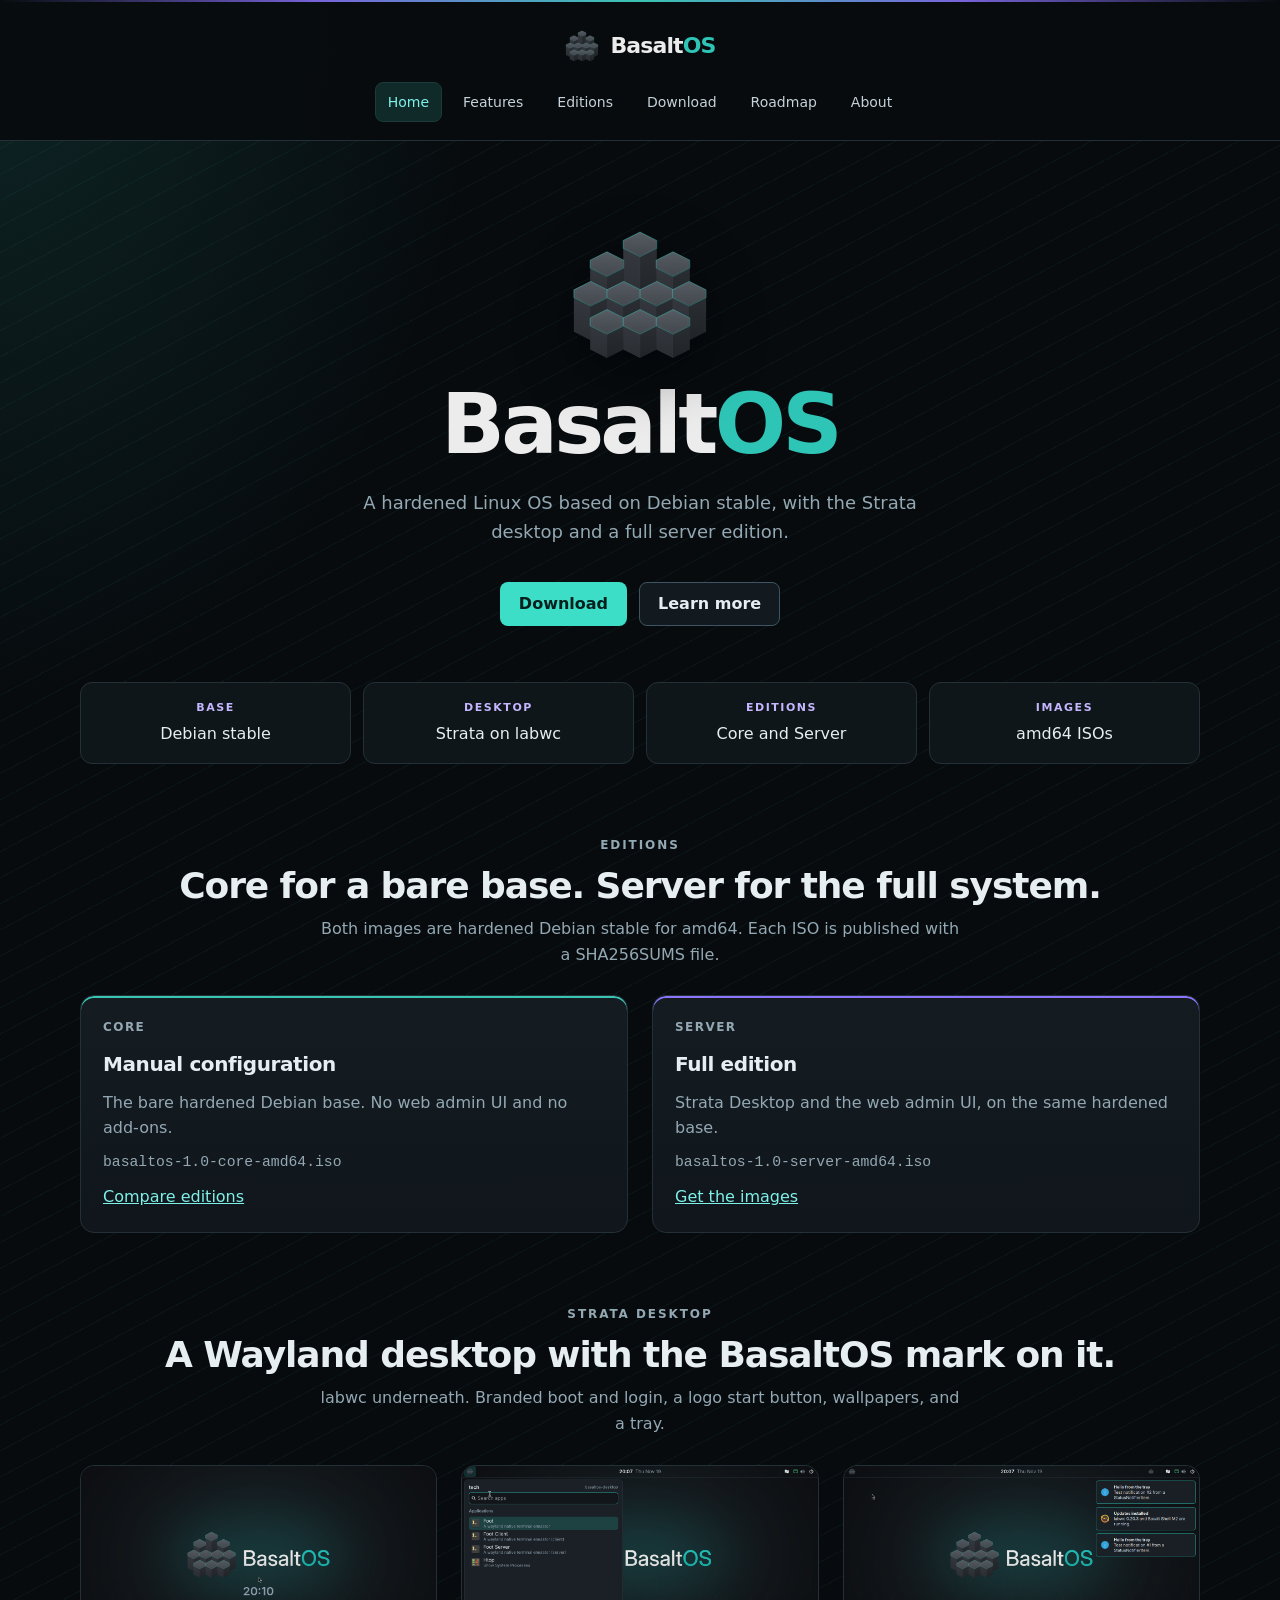
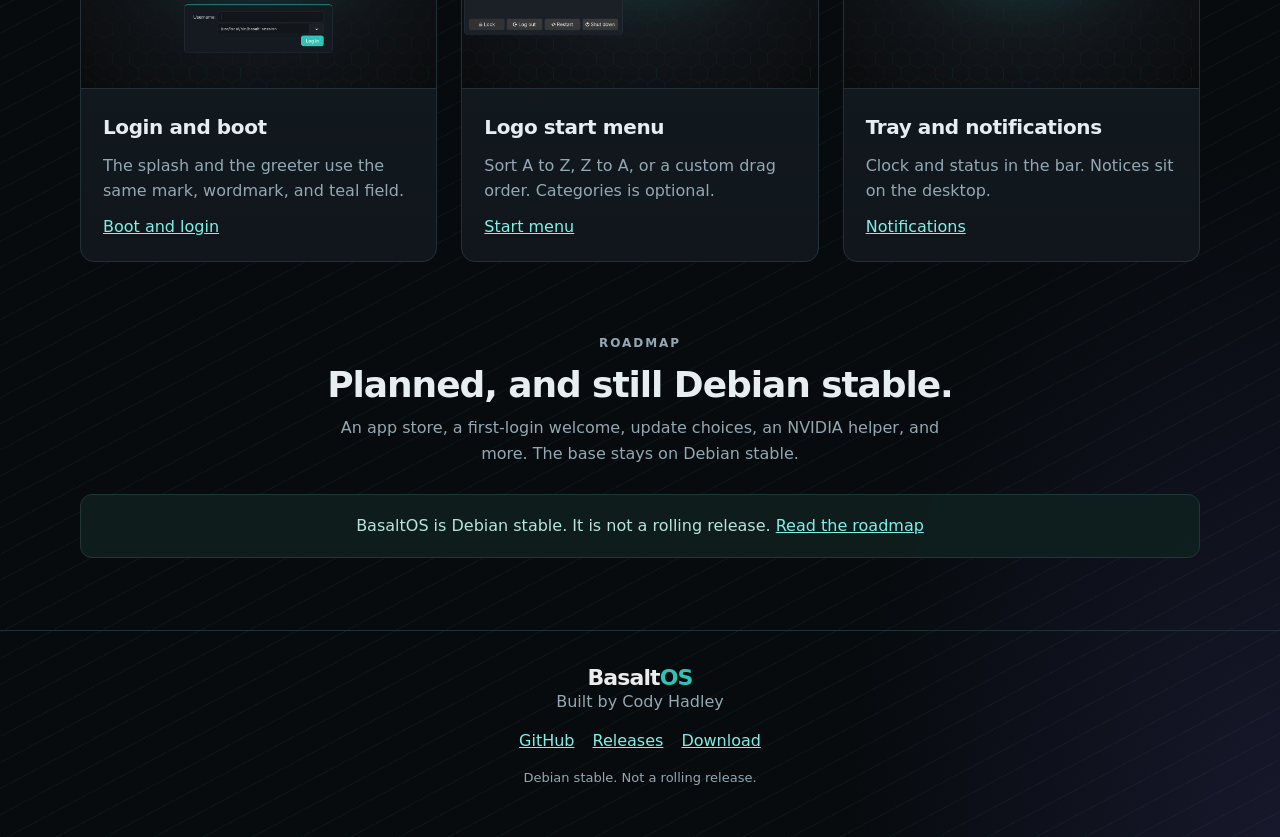
<file: index.html>
<!DOCTYPE html>
<html lang="en">
<head>
  <meta charset="utf-8">
  <meta name="viewport" content="width=device-width, initial-scale=1">
  <meta name="description" content="BasaltOS is a hardened Linux OS based on Debian stable, with Strata Desktop and Core and Server editions.">
  <meta name="theme-color" content="#070b0e">
  <title>BasaltOS</title>
  <link rel="icon" href="assets/basaltos-icon.svg" type="image/svg+xml">
  <link rel="stylesheet" href="css/style.css">
</head>
<body>
  <a class="skip" href="#content">Skip to content</a>
  <header class="site-header">
    <a class="brand" href="index.html">
      <img src="assets/basaltos-icon.svg" width="36" height="36" alt="">
      <span class="wordmark"><span class="w-basalt">Basalt</span><span class="w-os">OS</span></span>
    </a>
    <nav aria-label="Primary">
      <ul>
        <li><a href="index.html" aria-current="page">Home</a></li>
        <li><a href="features.html">Features</a></li>
        <li><a href="editions.html">Editions</a></li>
        <li><a href="download.html">Download</a></li>
        <li><a href="roadmap.html">Roadmap</a></li>
        <li><a href="about.html">About</a></li>
      </ul>
    </nav>
  </header>
  <main id="content">
    <div class="wrap">
      <section class="hero home-hero">
        <img class="hero-mark" src="assets/basaltos-icon.svg" width="148" height="148" alt="">
        <h1><span class="w-basalt">Basalt</span><span class="w-os">OS</span></h1>
        <p class="lede">A hardened Linux OS based on Debian stable, with the Strata desktop and a full server edition.</p>
        <div class="actions">
          <a class="button button-primary" href="download.html">Download</a>
          <a class="button button-quiet" href="features.html">Learn more</a>
        </div>
      </section>

      <ul class="facts">
        <li><span>Base</span> Debian stable</li>
        <li><span>Desktop</span> Strata on labwc</li>
        <li><span>Editions</span> Core and Server</li>
        <li><span>Images</span> amd64 ISOs</li>
      </ul>

      <section class="section" aria-labelledby="editions-title">
        <div class="section-head">
          <p class="eyebrow">Editions</p>
          <h2 id="editions-title">Core for a bare base. Server for the full system.</h2>
          <p>Both images are hardened Debian stable for amd64. Each ISO is published with a SHA256SUMS file.</p>
        </div>
        <div class="grid-2">
          <article class="card card-core">
            <div class="card-body">
              <p class="kicker">Core</p>
              <h3>Manual configuration</h3>
              <p>The bare hardened Debian base. No web admin UI and no add-ons.</p>
              <p class="iso">basaltos-1.0-core-amd64.iso</p>
              <p><a href="editions.html">Compare editions</a></p>
            </div>
          </article>
          <article class="card card-server">
            <div class="card-body">
              <p class="kicker">Server</p>
              <h3>Full edition</h3>
              <p>Strata Desktop and the web admin UI, on the same hardened base.</p>
              <p class="iso">basaltos-1.0-server-amd64.iso</p>
              <p><a href="download.html">Get the images</a></p>
            </div>
          </article>
        </div>
      </section>

      <section class="section" aria-labelledby="strata-title">
        <div class="section-head">
          <p class="eyebrow">Strata Desktop</p>
          <h2 id="strata-title">A Wayland desktop with the BasaltOS mark on it.</h2>
          <p>labwc underneath. Branded boot and login, a logo start button, wallpapers, and a tray.</p>
        </div>
        <div class="mosaic">
          <article class="card">
            <img class="shot" src="assets/basaltos-login-screen.png" alt="BasaltOS login screen on the teal hex wallpaper, with the cube mark, the time, a username field, a session menu, and a teal Log in button.">
            <div class="card-body">
              <h3>Login and boot</h3>
              <p>The splash and the greeter use the same mark, wordmark, and teal field.</p>
              <p><a href="features.html#boot">Boot and login</a></p>
            </div>
          </article>
          <article class="card">
            <img class="shot" src="assets/basaltos-logo-start-button.png" alt="Strata start menu open from the BasaltOS logo button, with app search, an application list, and Lock, Log out, Restart, and Shut down.">
            <div class="card-body">
              <h3>Logo start menu</h3>
              <p>Sort A to Z, Z to A, or a custom drag order. Categories is optional.</p>
              <p><a href="features.html#menu">Start menu</a></p>
            </div>
          </article>
          <article class="card">
            <img class="shot" src="assets/basaltos-desktop-m2.png" alt="Strata Desktop with the BasaltOS wallpaper, a top bar, and notification cards along the right edge, including an updates notice.">
            <div class="card-body">
              <h3>Tray and notifications</h3>
              <p>Clock and status in the bar. Notices sit on the desktop.</p>
              <p><a href="features.html#tray">Notifications</a></p>
            </div>
          </article>
        </div>
      </section>

      <section class="section" aria-labelledby="next-title">
        <div class="section-head">
          <p class="eyebrow">Roadmap</p>
          <h2 id="next-title">Planned, and still Debian stable.</h2>
          <p>An app store, a first-login welcome, update choices, an NVIDIA helper, and more. The base stays on Debian stable.</p>
        </div>
        <p class="callout">BasaltOS is Debian stable. It is not a rolling release. <a href="roadmap.html">Read the roadmap</a></p>
      </section>
    </div>
  </main>
  <footer class="site-footer">
    <div class="wrap">
      <p class="wordmark"><span class="w-basalt">Basalt</span><span class="w-os">OS</span></p>
      <p>Built by Cody Hadley</p>
      <ul class="footer-links">
        <li><a href="https://github.com/codeman86">GitHub</a></li>
        <li><a href="https://github.com/codeman86/basaltos-site/releases">Releases</a></li>
        <li><a href="download.html">Download</a></li>
      </ul>
      <p class="fine">Debian stable. Not a rolling release.</p>
    </div>
  </footer>
</body>
</html>
</file>
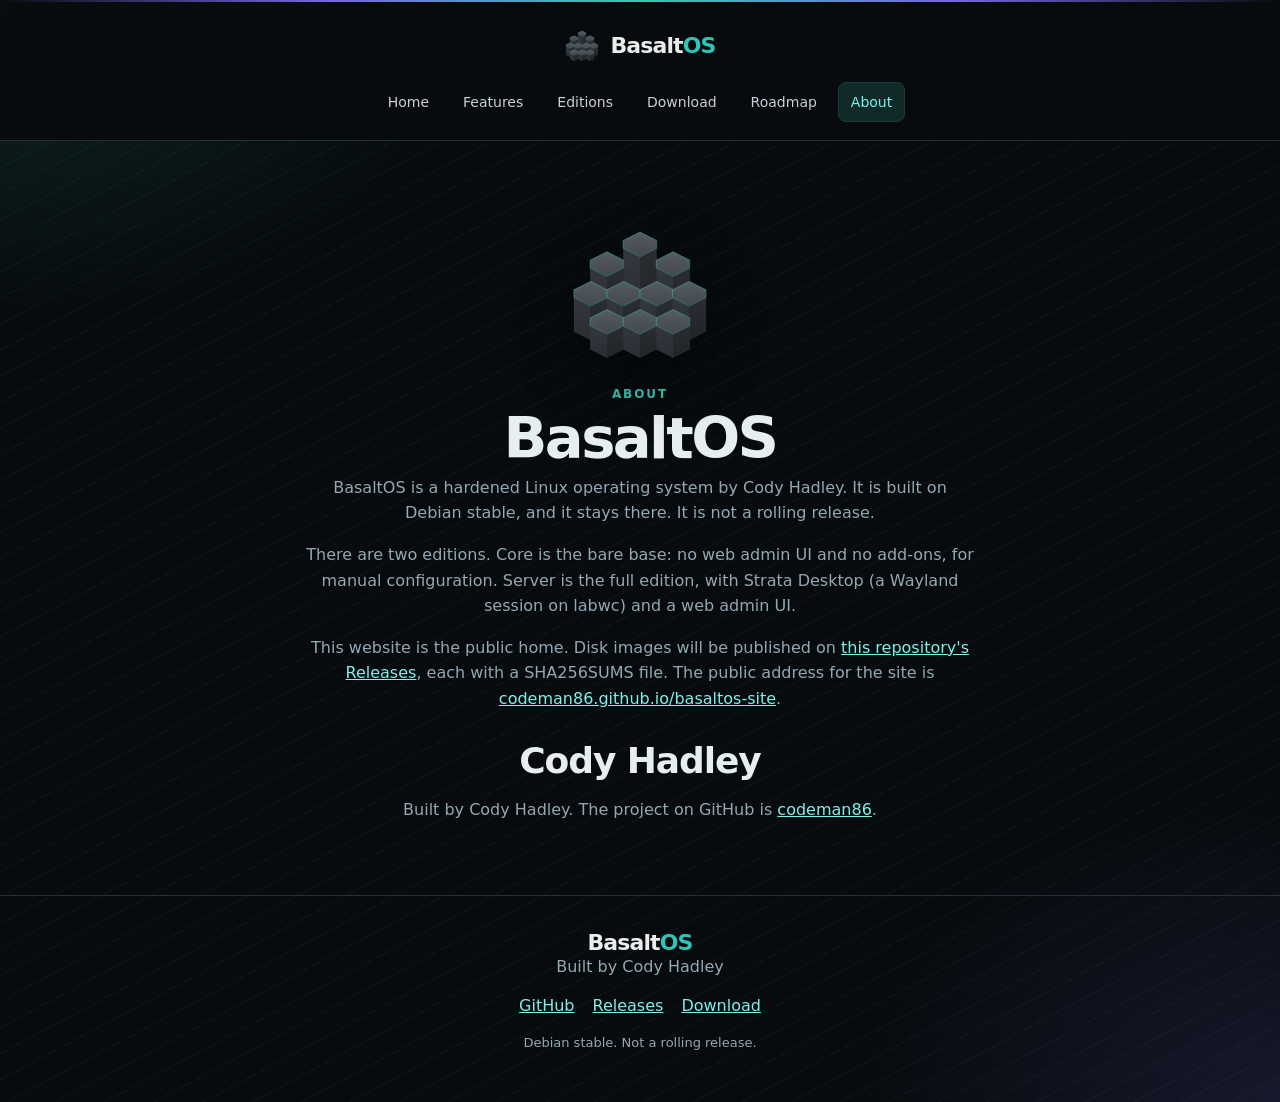
<file: about.html>
<!DOCTYPE html>
<html lang="en">
<head>
  <meta charset="utf-8">
  <meta name="viewport" content="width=device-width, initial-scale=1">
  <meta name="description" content="BasaltOS is a hardened Debian-stable Linux OS by Cody Hadley. This site is the public home for the project.">
  <meta name="theme-color" content="#070b0e">
  <title>About · BasaltOS</title>
  <link rel="icon" href="assets/basaltos-icon.svg" type="image/svg+xml">
  <link rel="stylesheet" href="css/style.css">
</head>
<body>
  <a class="skip" href="#content">Skip to content</a>
  <header class="site-header">
    <a class="brand" href="index.html">
      <img src="assets/basaltos-icon.svg" width="36" height="36" alt="">
      <span class="wordmark"><span class="w-basalt">Basalt</span><span class="w-os">OS</span></span>
    </a>
    <nav aria-label="Primary">
      <ul>
        <li><a href="index.html">Home</a></li>
        <li><a href="features.html">Features</a></li>
        <li><a href="editions.html">Editions</a></li>
        <li><a href="download.html">Download</a></li>
        <li><a href="roadmap.html">Roadmap</a></li>
        <li><a href="about.html" aria-current="page">About</a></li>
      </ul>
    </nav>
  </header>
  <main id="content">
    <div class="wrap">
      <section class="hero">
        <img class="hero-mark" src="assets/basaltos-icon.svg" width="120" height="120" alt="">
        <p class="eyebrow">About</p>
        <h1>BasaltOS</h1>
      </section>
      <div class="measure">
        <p>BasaltOS is a hardened Linux operating system by Cody Hadley. It is built on Debian stable, and it stays there. It is not a rolling release.</p>
        <p>There are two editions. Core is the bare base: no web admin UI and no add-ons, for manual configuration. Server is the full edition, with Strata Desktop (a Wayland session on labwc) and a web admin UI.</p>
        <p>This website is the public home. Disk images will be published on <a href="https://github.com/codeman86/basaltos-site/releases">this repository's Releases</a>, each with a SHA256SUMS file. The public address for the site is <a href="https://codeman86.github.io/basaltos-site/">codeman86.github.io/basaltos-site</a>.</p>
        <h2>Cody Hadley</h2>
        <p>Built by Cody Hadley. The project on GitHub is <a href="https://github.com/codeman86">codeman86</a>.</p>
      </div>
    </div>
  </main>
  <footer class="site-footer">
    <div class="wrap">
      <p class="wordmark"><span class="w-basalt">Basalt</span><span class="w-os">OS</span></p>
      <p>Built by Cody Hadley</p>
      <ul class="footer-links">
        <li><a href="https://github.com/codeman86">GitHub</a></li>
        <li><a href="https://github.com/codeman86/basaltos-site/releases">Releases</a></li>
        <li><a href="download.html">Download</a></li>
      </ul>
      <p class="fine">Debian stable. Not a rolling release.</p>
    </div>
  </footer>
</body>
</html>
</file>
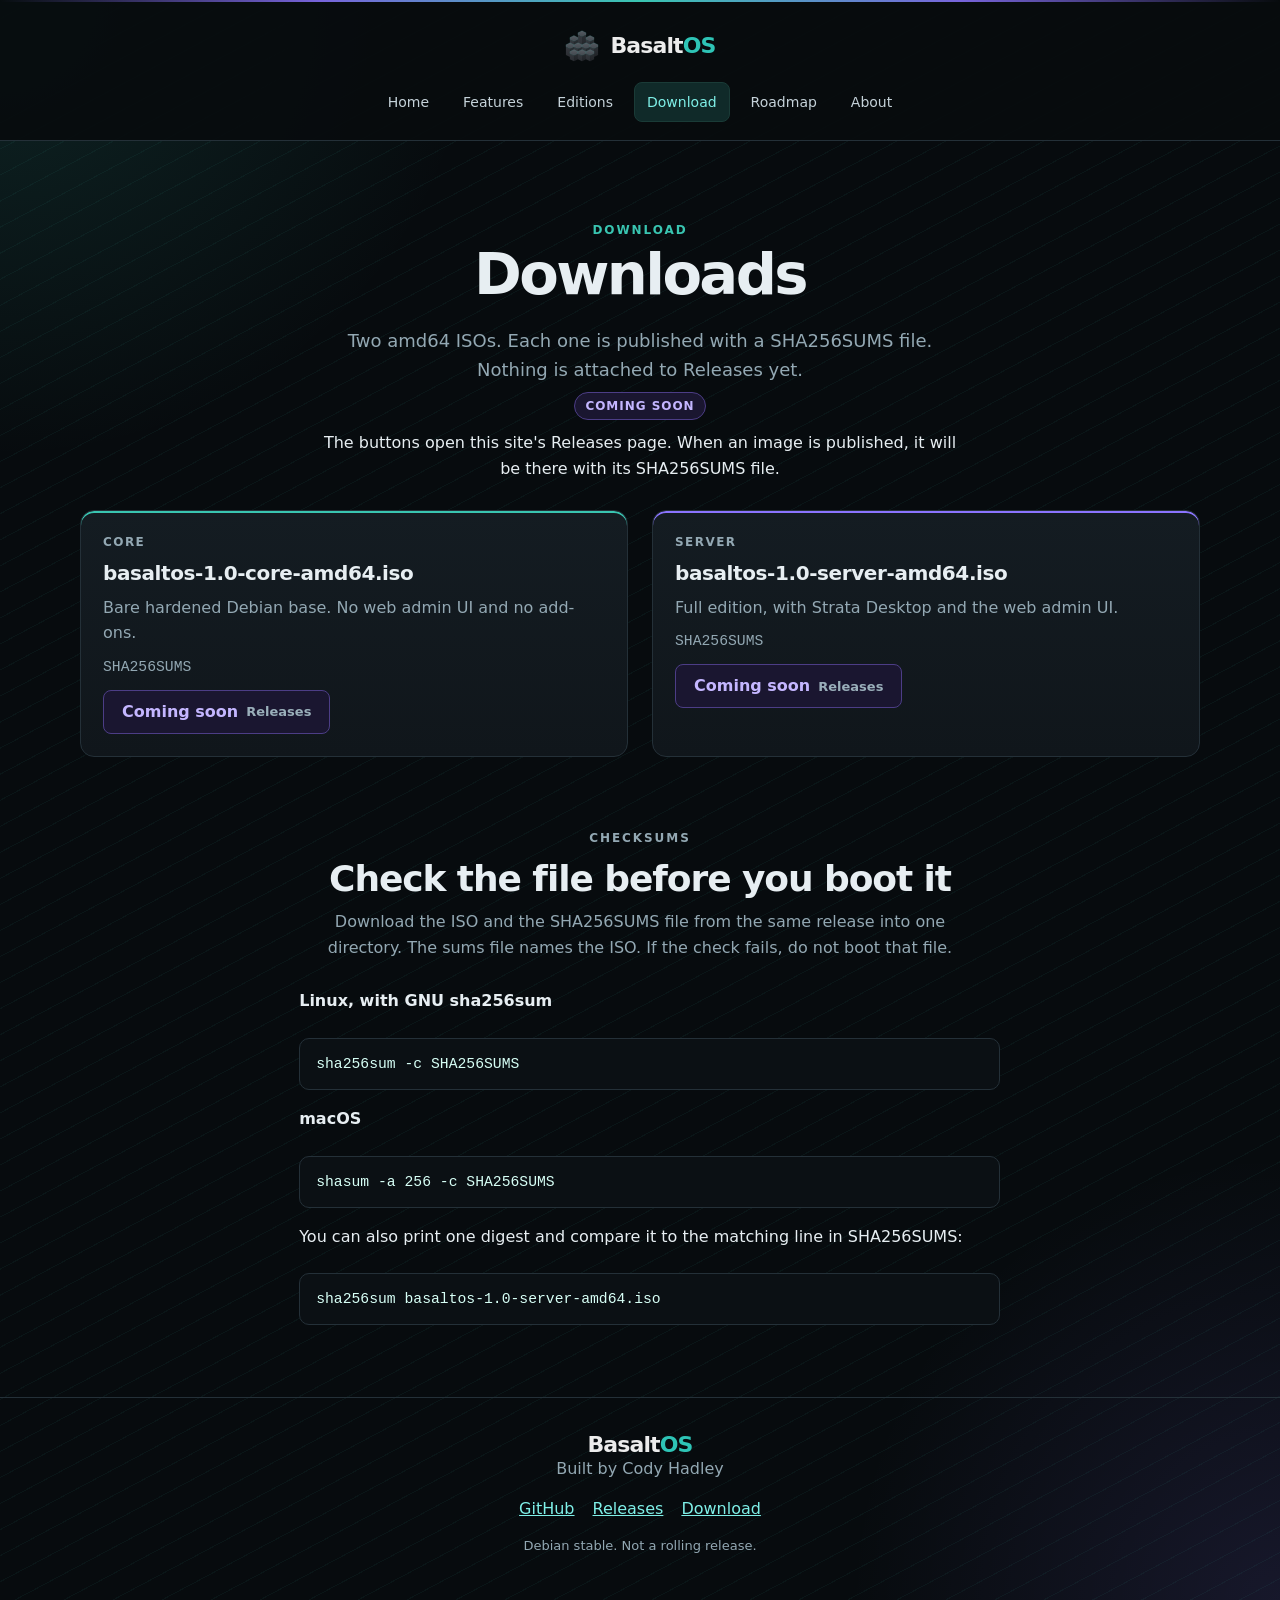
<file: download.html>
<!DOCTYPE html>
<html lang="en">
<head>
  <meta charset="utf-8">
  <meta name="viewport" content="width=device-width, initial-scale=1">
  <meta name="description" content="Download BasaltOS 1.0 Core and Server amd64 ISOs. Images and SHA256SUMS files will be published on this site's GitHub Releases.">
  <meta name="theme-color" content="#070b0e">
  <title>Download · BasaltOS</title>
  <link rel="icon" href="assets/basaltos-icon.svg" type="image/svg+xml">
  <link rel="stylesheet" href="css/style.css">
</head>
<body>
  <a class="skip" href="#content">Skip to content</a>
  <header class="site-header">
    <a class="brand" href="index.html">
      <img src="assets/basaltos-icon.svg" width="36" height="36" alt="">
      <span class="wordmark"><span class="w-basalt">Basalt</span><span class="w-os">OS</span></span>
    </a>
    <nav aria-label="Primary">
      <ul>
        <li><a href="index.html">Home</a></li>
        <li><a href="features.html">Features</a></li>
        <li><a href="editions.html">Editions</a></li>
        <li><a href="download.html" aria-current="page">Download</a></li>
        <li><a href="roadmap.html">Roadmap</a></li>
        <li><a href="about.html">About</a></li>
      </ul>
    </nav>
  </header>
  <main id="content">
    <div class="wrap">
      <section class="hero">
        <p class="eyebrow">Download</p>
        <h1>Downloads</h1>
        <p class="lede">Two amd64 ISOs. Each one is published with a SHA256SUMS file. Nothing is attached to Releases yet.</p>
      </section>

      <div class="status" role="status">
        <p class="badge">Coming soon</p>
        <p>The buttons open this site's Releases page. When an image is published, it will be there with its SHA256SUMS file.</p>
      </div>

      <div class="grid-2">
        <article class="card card-core" id="core">
          <div class="card-body">
            <p class="kicker">Core</p>
            <h2>basaltos-1.0-core-amd64.iso</h2>
            <p>Bare hardened Debian base. No web admin UI and no add-ons.</p>
            <p class="iso">SHA256SUMS</p>
            <p><a class="button button-soon" href="https://github.com/codeman86/basaltos-site/releases">Coming soon <span class="button-sub">Releases</span></a></p>
          </div>
        </article>
        <article class="card card-server" id="server">
          <div class="card-body">
            <p class="kicker">Server</p>
            <h2>basaltos-1.0-server-amd64.iso</h2>
            <p>Full edition, with Strata Desktop and the web admin UI.</p>
            <p class="iso">SHA256SUMS</p>
            <p><a class="button button-soon" href="https://github.com/codeman86/basaltos-site/releases">Coming soon <span class="button-sub">Releases</span></a></p>
          </div>
        </article>
      </div>

      <section class="section" aria-labelledby="check-title">
        <div class="section-head">
          <p class="eyebrow">Checksums</p>
          <h2 id="check-title">Check the file before you boot it</h2>
          <p>Download the ISO and the SHA256SUMS file from the same release into one directory. The sums file names the ISO. If the check fails, do not boot that file.</p>
        </div>
        <div class="steps">
          <p><strong>Linux, with GNU sha256sum</strong></p>
          <pre><code>sha256sum -c SHA256SUMS</code></pre>
          <p><strong>macOS</strong></p>
          <pre><code>shasum -a 256 -c SHA256SUMS</code></pre>
          <p>You can also print one digest and compare it to the matching line in SHA256SUMS:</p>
          <pre><code>sha256sum basaltos-1.0-server-amd64.iso</code></pre>
        </div>
      </section>
    </div>
  </main>
  <footer class="site-footer">
    <div class="wrap">
      <p class="wordmark"><span class="w-basalt">Basalt</span><span class="w-os">OS</span></p>
      <p>Built by Cody Hadley</p>
      <ul class="footer-links">
        <li><a href="https://github.com/codeman86">GitHub</a></li>
        <li><a href="https://github.com/codeman86/basaltos-site/releases">Releases</a></li>
        <li><a href="download.html">Download</a></li>
      </ul>
      <p class="fine">Debian stable. Not a rolling release.</p>
    </div>
  </footer>
</body>
</html>
</file>
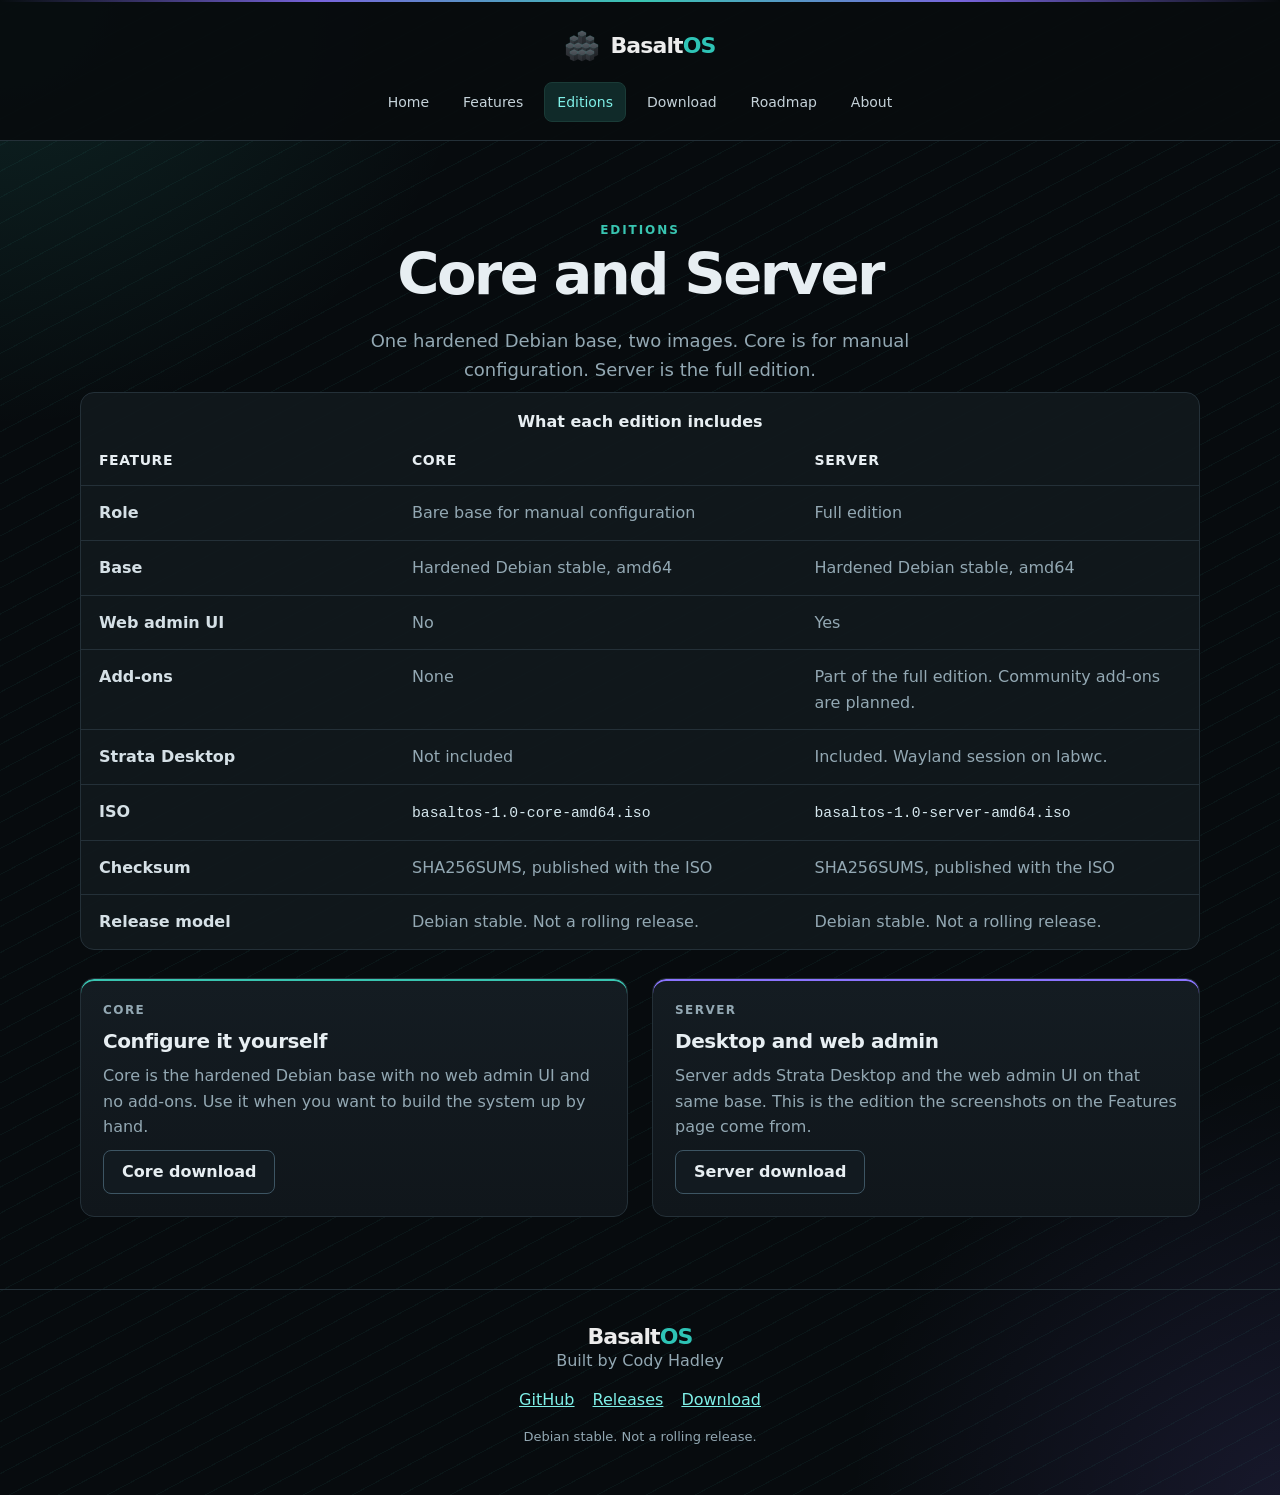
<file: editions.html>
<!DOCTYPE html>
<html lang="en">
<head>
  <meta charset="utf-8">
  <meta name="viewport" content="width=device-width, initial-scale=1">
  <meta name="description" content="BasaltOS Core is the bare hardened Debian base. BasaltOS Server is the full edition with Strata Desktop and a web admin UI.">
  <meta name="theme-color" content="#070b0e">
  <title>Editions · BasaltOS</title>
  <link rel="icon" href="assets/basaltos-icon.svg" type="image/svg+xml">
  <link rel="stylesheet" href="css/style.css">
</head>
<body>
  <a class="skip" href="#content">Skip to content</a>
  <header class="site-header">
    <a class="brand" href="index.html">
      <img src="assets/basaltos-icon.svg" width="36" height="36" alt="">
      <span class="wordmark"><span class="w-basalt">Basalt</span><span class="w-os">OS</span></span>
    </a>
    <nav aria-label="Primary">
      <ul>
        <li><a href="index.html">Home</a></li>
        <li><a href="features.html">Features</a></li>
        <li><a href="editions.html" aria-current="page">Editions</a></li>
        <li><a href="download.html">Download</a></li>
        <li><a href="roadmap.html">Roadmap</a></li>
        <li><a href="about.html">About</a></li>
      </ul>
    </nav>
  </header>
  <main id="content">
    <div class="wrap">
      <section class="hero">
        <p class="eyebrow">Editions</p>
        <h1>Core and Server</h1>
        <p class="lede">One hardened Debian base, two images. Core is for manual configuration. Server is the full edition.</p>
      </section>

      <div class="table-wrap">
        <table>
          <caption>What each edition includes</caption>
          <thead>
            <tr>
              <th scope="col">Feature</th>
              <th scope="col">Core</th>
              <th scope="col">Server</th>
            </tr>
          </thead>
          <tbody>
            <tr>
              <th scope="row">Role</th>
              <td>Bare base for manual configuration</td>
              <td>Full edition</td>
            </tr>
            <tr>
              <th scope="row">Base</th>
              <td>Hardened Debian stable, amd64</td>
              <td>Hardened Debian stable, amd64</td>
            </tr>
            <tr>
              <th scope="row">Web admin UI</th>
              <td>No</td>
              <td>Yes</td>
            </tr>
            <tr>
              <th scope="row">Add-ons</th>
              <td>None</td>
              <td>Part of the full edition. Community add-ons are planned.</td>
            </tr>
            <tr>
              <th scope="row">Strata Desktop</th>
              <td>Not included</td>
              <td>Included. Wayland session on labwc.</td>
            </tr>
            <tr>
              <th scope="row">ISO</th>
              <td><span class="iso">basaltos-1.0-core-amd64.iso</span></td>
              <td><span class="iso">basaltos-1.0-server-amd64.iso</span></td>
            </tr>
            <tr>
              <th scope="row">Checksum</th>
              <td>SHA256SUMS, published with the ISO</td>
              <td>SHA256SUMS, published with the ISO</td>
            </tr>
            <tr>
              <th scope="row">Release model</th>
              <td>Debian stable. Not a rolling release.</td>
              <td>Debian stable. Not a rolling release.</td>
            </tr>
          </tbody>
        </table>
      </div>

      <div class="grid-2 split">
        <article class="card card-core">
          <div class="card-body">
            <p class="kicker">Core</p>
            <h2>Configure it yourself</h2>
            <p>Core is the hardened Debian base with no web admin UI and no add-ons. Use it when you want to build the system up by hand.</p>
            <p><a class="button button-quiet" href="download.html">Core download</a></p>
          </div>
        </article>
        <article class="card card-server">
          <div class="card-body">
            <p class="kicker">Server</p>
            <h2>Desktop and web admin</h2>
            <p>Server adds Strata Desktop and the web admin UI on that same base. This is the edition the screenshots on the Features page come from.</p>
            <p><a class="button button-quiet" href="download.html">Server download</a></p>
          </div>
        </article>
      </div>
    </div>
  </main>
  <footer class="site-footer">
    <div class="wrap">
      <p class="wordmark"><span class="w-basalt">Basalt</span><span class="w-os">OS</span></p>
      <p>Built by Cody Hadley</p>
      <ul class="footer-links">
        <li><a href="https://github.com/codeman86">GitHub</a></li>
        <li><a href="https://github.com/codeman86/basaltos-site/releases">Releases</a></li>
        <li><a href="download.html">Download</a></li>
      </ul>
      <p class="fine">Debian stable. Not a rolling release.</p>
    </div>
  </footer>
</body>
</html>
</file>
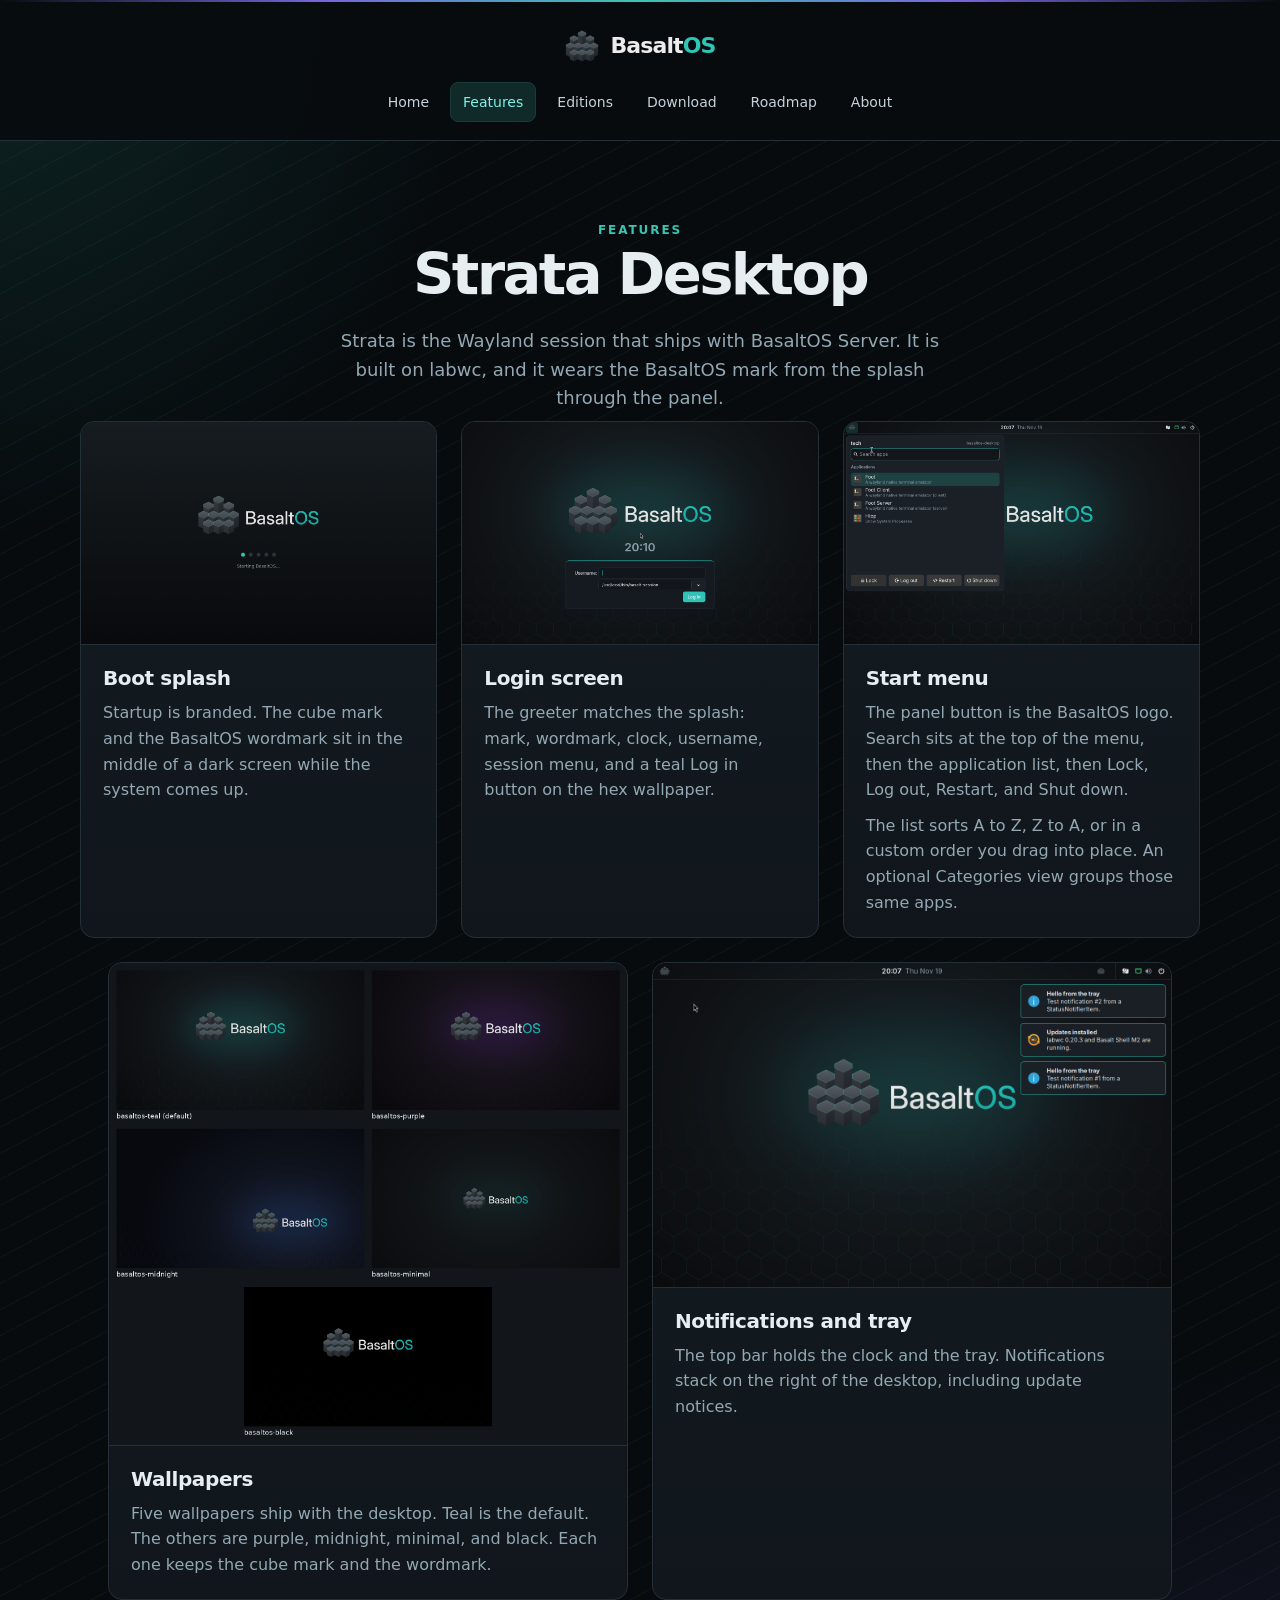
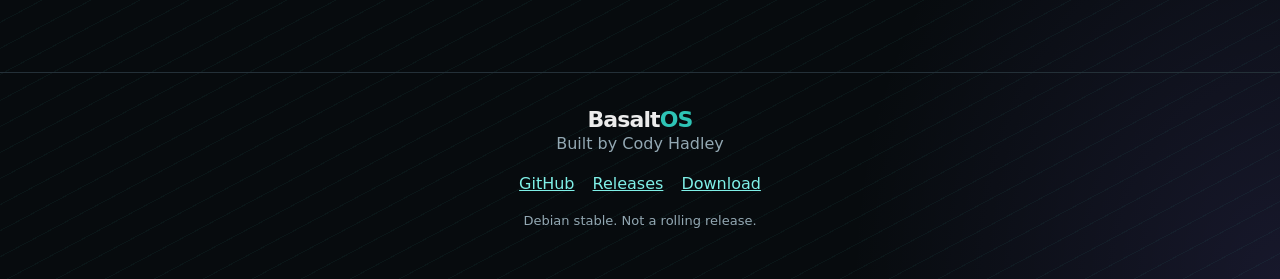
<file: features.html>
<!DOCTYPE html>
<html lang="en">
<head>
  <meta charset="utf-8">
  <meta name="viewport" content="width=device-width, initial-scale=1">
  <meta name="description" content="Strata Desktop on BasaltOS: branded boot and login, the logo start menu, sorting, Categories, wallpapers, and the tray.">
  <meta name="theme-color" content="#070b0e">
  <title>Features · BasaltOS</title>
  <link rel="icon" href="assets/basaltos-icon.svg" type="image/svg+xml">
  <link rel="stylesheet" href="css/style.css">
</head>
<body>
  <a class="skip" href="#content">Skip to content</a>
  <header class="site-header">
    <a class="brand" href="index.html">
      <img src="assets/basaltos-icon.svg" width="36" height="36" alt="">
      <span class="wordmark"><span class="w-basalt">Basalt</span><span class="w-os">OS</span></span>
    </a>
    <nav aria-label="Primary">
      <ul>
        <li><a href="index.html">Home</a></li>
        <li><a href="features.html" aria-current="page">Features</a></li>
        <li><a href="editions.html">Editions</a></li>
        <li><a href="download.html">Download</a></li>
        <li><a href="roadmap.html">Roadmap</a></li>
        <li><a href="about.html">About</a></li>
      </ul>
    </nav>
  </header>
  <main id="content">
    <div class="wrap">
      <section class="hero">
        <p class="eyebrow">Features</p>
        <h1>Strata Desktop</h1>
        <p class="lede">Strata is the Wayland session that ships with BasaltOS Server. It is built on labwc, and it wears the BasaltOS mark from the splash through the panel.</p>
      </section>

      <div class="mosaic">
        <article class="card" id="boot">
          <img class="shot" src="assets/basaltos-boot-splash.png" alt="BasaltOS boot splash: the cube mark and wordmark centered on a dark screen, a row of dots, and the line Starting BasaltOS.">
          <div class="card-body">
            <h2>Boot splash</h2>
            <p>Startup is branded. The cube mark and the BasaltOS wordmark sit in the middle of a dark screen while the system comes up.</p>
          </div>
        </article>
        <article class="card" id="login">
          <img class="shot" src="assets/basaltos-login-screen.png" alt="BasaltOS login screen on the teal hex wallpaper, with the cube mark, the time, a username field, a session menu, and a teal Log in button.">
          <div class="card-body">
            <h2>Login screen</h2>
            <p>The greeter matches the splash: mark, wordmark, clock, username, session menu, and a teal Log in button on the hex wallpaper.</p>
          </div>
        </article>
        <article class="card" id="menu">
          <img class="shot" src="assets/basaltos-logo-start-button.png" alt="Strata start menu open from the BasaltOS logo button, with app search, an application list, and Lock, Log out, Restart, and Shut down.">
          <div class="card-body">
            <h2>Start menu</h2>
            <p>The panel button is the BasaltOS logo. Search sits at the top of the menu, then the application list, then Lock, Log out, Restart, and Shut down.</p>
            <p>The list sorts A to Z, Z to A, or in a custom order you drag into place. An optional Categories view groups those same apps.</p>
          </div>
        </article>
        <article class="card" id="wallpapers">
          <img class="shot" src="assets/basaltos-wallpapers-contact-sheet.png" alt="Contact sheet of the five BasaltOS wallpapers: teal, the default, plus purple, midnight, minimal, and black.">
          <div class="card-body">
            <h2>Wallpapers</h2>
            <p>Five wallpapers ship with the desktop. Teal is the default. The others are purple, midnight, minimal, and black. Each one keeps the cube mark and the wordmark.</p>
          </div>
        </article>
        <article class="card" id="tray">
          <img class="shot" src="assets/basaltos-desktop-m2.png" alt="Strata Desktop with the BasaltOS wallpaper, a top bar, and notification cards along the right edge, including an updates notice.">
          <div class="card-body">
            <h2>Notifications and tray</h2>
            <p>The top bar holds the clock and the tray. Notifications stack on the right of the desktop, including update notices.</p>
          </div>
        </article>
      </div>
    </div>
  </main>
  <footer class="site-footer">
    <div class="wrap">
      <p class="wordmark"><span class="w-basalt">Basalt</span><span class="w-os">OS</span></p>
      <p>Built by Cody Hadley</p>
      <ul class="footer-links">
        <li><a href="https://github.com/codeman86">GitHub</a></li>
        <li><a href="https://github.com/codeman86/basaltos-site/releases">Releases</a></li>
        <li><a href="download.html">Download</a></li>
      </ul>
      <p class="fine">Debian stable. Not a rolling release.</p>
    </div>
  </footer>
</body>
</html>
</file>
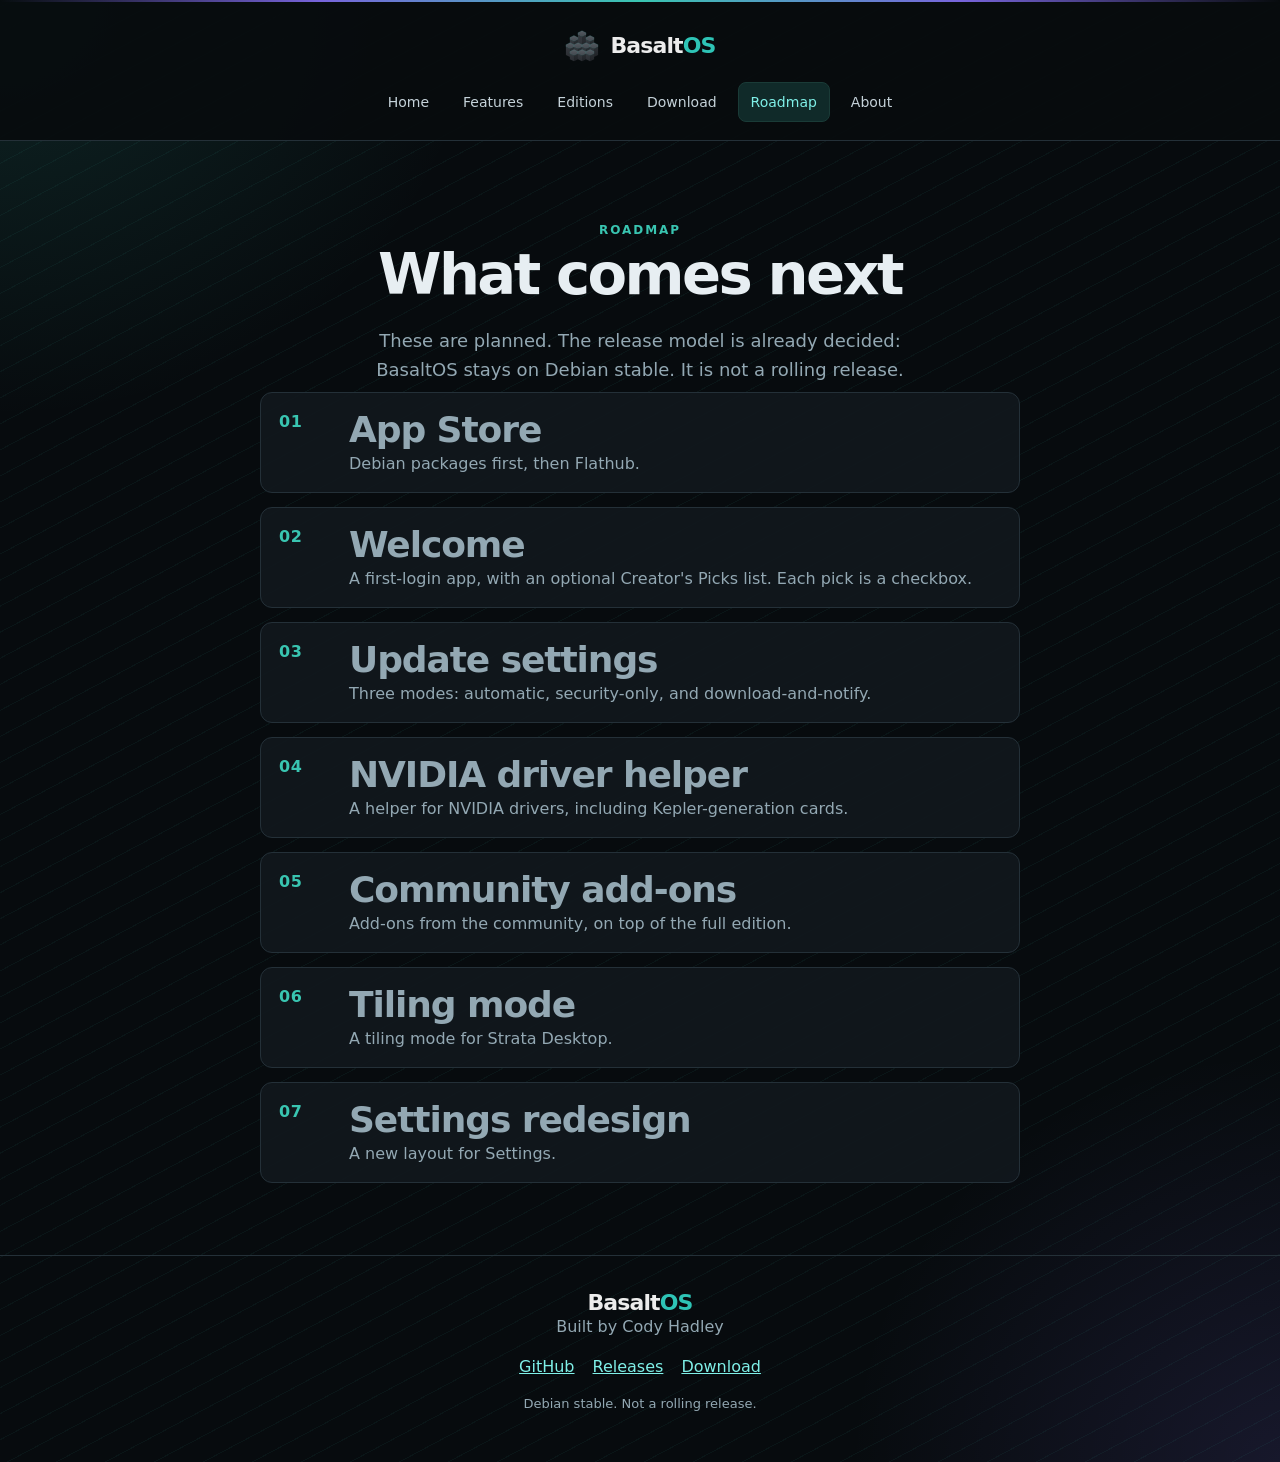
<file: roadmap.html>
<!DOCTYPE html>
<html lang="en">
<head>
  <meta charset="utf-8">
  <meta name="viewport" content="width=device-width, initial-scale=1">
  <meta name="description" content="BasaltOS roadmap: App Store, Welcome, update settings, NVIDIA helper including Kepler, community add-ons, tiling, and a Settings redesign. Debian stable, not rolling.">
  <meta name="theme-color" content="#070b0e">
  <title>Roadmap · BasaltOS</title>
  <link rel="icon" href="assets/basaltos-icon.svg" type="image/svg+xml">
  <link rel="stylesheet" href="css/style.css">
</head>
<body>
  <a class="skip" href="#content">Skip to content</a>
  <header class="site-header">
    <a class="brand" href="index.html">
      <img src="assets/basaltos-icon.svg" width="36" height="36" alt="">
      <span class="wordmark"><span class="w-basalt">Basalt</span><span class="w-os">OS</span></span>
    </a>
    <nav aria-label="Primary">
      <ul>
        <li><a href="index.html">Home</a></li>
        <li><a href="features.html">Features</a></li>
        <li><a href="editions.html">Editions</a></li>
        <li><a href="download.html">Download</a></li>
        <li><a href="roadmap.html" aria-current="page">Roadmap</a></li>
        <li><a href="about.html">About</a></li>
      </ul>
    </nav>
  </header>
  <main id="content">
    <div class="wrap">
      <section class="hero">
        <p class="eyebrow">Roadmap</p>
        <h1>What comes next</h1>
        <p class="lede">These are planned. The release model is already decided: BasaltOS stays on Debian stable. It is not a rolling release.</p>
      </section>

      <ol class="plan">
        <li>
          <div>
            <h2>App Store</h2>
            <p>Debian packages first, then Flathub.</p>
          </div>
        </li>
        <li>
          <div>
            <h2>Welcome</h2>
            <p>A first-login app, with an optional Creator's Picks list. Each pick is a checkbox.</p>
          </div>
        </li>
        <li>
          <div>
            <h2>Update settings</h2>
            <p>Three modes: automatic, security-only, and download-and-notify.</p>
          </div>
        </li>
        <li>
          <div>
            <h2>NVIDIA driver helper</h2>
            <p>A helper for NVIDIA drivers, including Kepler-generation cards.</p>
          </div>
        </li>
        <li>
          <div>
            <h2>Community add-ons</h2>
            <p>Add-ons from the community, on top of the full edition.</p>
          </div>
        </li>
        <li>
          <div>
            <h2>Tiling mode</h2>
            <p>A tiling mode for Strata Desktop.</p>
          </div>
        </li>
        <li>
          <div>
            <h2>Settings redesign</h2>
            <p>A new layout for Settings.</p>
          </div>
        </li>
      </ol>
    </div>
  </main>
  <footer class="site-footer">
    <div class="wrap">
      <p class="wordmark"><span class="w-basalt">Basalt</span><span class="w-os">OS</span></p>
      <p>Built by Cody Hadley</p>
      <ul class="footer-links">
        <li><a href="https://github.com/codeman86">GitHub</a></li>
        <li><a href="https://github.com/codeman86/basaltos-site/releases">Releases</a></li>
        <li><a href="download.html">Download</a></li>
      </ul>
      <p class="fine">Debian stable. Not a rolling release.</p>
    </div>
  </footer>
</body>
</html>
</file>
<file: css/style.css>
:root {
  color-scheme: dark;
  --bg: #070b0e;
  --card: #11181d;
  --card-2: #0e1519;
  --line: #243038;
  --text: #e7eef2;
  --muted: #93a8b3;
  --teal: #39c5b1;
  --teal-2: #7ff0e8;
  --teal-ink: #06211d;
  --purple: #c4b6ff;
  --purple-2: #8b74ff;
  --radius: 14px;
  --wrap: 1120px;
  --font: "Segoe UI", system-ui, -apple-system, sans-serif;
}

*,
*::before,
*::after {
  box-sizing: border-box;
}

html {
  scroll-behavior: smooth;
}

body {
  margin: 0;
  min-height: 100vh;
  color: var(--text);
  background-color: var(--bg);
  background-image:
    repeating-linear-gradient(-28deg, transparent 0 22px, rgba(57, 197, 177, 0.055) 22px 23px),
    radial-gradient(ellipse 55% 42% at 0% 0%, rgba(57, 197, 177, 0.14), transparent 68%),
    radial-gradient(ellipse 48% 40% at 100% 100%, rgba(139, 116, 255, 0.12), transparent 70%);
  font: 16px/1.6 var(--font);
}

.skip {
  position: absolute;
  left: 16px;
  top: -48px;
  z-index: 5;
  padding: 10px 14px;
  border-radius: 8px;
  background: var(--teal);
  color: var(--teal-ink);
  font-weight: 700;
}

.skip:focus {
  top: 12px;
}

a {
  color: var(--teal-2);
}

a:hover {
  color: #fff;
}

:focus-visible {
  outline: 2px solid var(--teal-2);
  outline-offset: 3px;
}

.wrap {
  width: min(var(--wrap), calc(100% - 32px));
  margin-inline: auto;
}

.site-header {
  position: relative;
  display: flex;
  flex-direction: column;
  align-items: center;
  gap: 18px;
  padding: 28px 16px 18px;
  border-bottom: 1px solid var(--line);
  background:
    linear-gradient(90deg, transparent, rgba(139, 116, 255, 0.85), var(--teal), rgba(139, 116, 255, 0.85), transparent) top / 100% 2px no-repeat,
    rgba(7, 11, 14, 0.92);
}

.brand {
  display: inline-flex;
  align-items: center;
  gap: 10px;
  color: inherit;
  text-decoration: none;
}

.brand img {
  display: block;
  width: 36px;
  height: 36px;
}

.wordmark {
  font-size: 22px;
  font-weight: 650;
  letter-spacing: -0.04em;
  line-height: 1;
}

.w-basalt {
  color: #ececec;
}

.w-os {
  color: #2ec4b6;
}

nav ul {
  display: flex;
  flex-wrap: wrap;
  justify-content: center;
  gap: 8px;
  margin: 0;
  padding: 0;
  list-style: none;
}

nav a {
  display: inline-flex;
  align-items: center;
  min-height: 40px;
  padding: 0 12px;
  border: 1px solid transparent;
  border-radius: 8px;
  color: #c5d2d9;
  text-decoration: none;
  font-size: 14px;
}

nav a:hover {
  border-color: #31434d;
  color: var(--text);
}

nav a[aria-current="page"] {
  border-color: #1a3b37;
  background: #102a29;
  color: var(--teal-2);
}

main {
  position: relative;
  padding: 56px 0 72px;
}

.hero {
  display: grid;
  justify-items: center;
  text-align: center;
  gap: 8px;
  padding: 24px 0 8px;
}

.hero-mark {
  width: 148px;
  height: 148px;
  margin-bottom: 8px;
  filter: drop-shadow(0 18px 30px rgba(0, 0, 0, 0.45));
}

h1,
h2,
h3,
p {
  margin: 0;
}

h1 {
  font-size: clamp(2.4rem, 6vw, 3.6rem);
  font-weight: 650;
  letter-spacing: -0.045em;
  line-height: 0.95;
}

.home-hero h1 {
  font-size: clamp(3rem, 8vw, 5.25rem);
}

.lede {
  max-width: 38rem;
  margin-top: 16px;
  color: var(--muted);
  font-size: 1.125rem;
}

.actions {
  display: flex;
  flex-wrap: wrap;
  justify-content: center;
  gap: 12px;
  margin-top: 28px;
}

.button {
  display: inline-flex;
  align-items: center;
  justify-content: center;
  gap: 8px;
  min-height: 44px;
  padding: 0 18px;
  border: 1px solid transparent;
  border-radius: 8px;
  text-decoration: none;
  font-weight: 700;
  line-height: 1;
}

.button-primary {
  background: #3ddec8;
  color: var(--teal-ink);
}

.button-primary:hover {
  background: #7ff0e8;
  color: var(--teal-ink);
}

.button-quiet {
  border-color: #3d5563;
  background: #121a20;
  color: var(--text);
}

.button-quiet:hover {
  border-color: var(--teal);
  color: var(--teal-2);
}

.button-soon {
  border-color: #4c3d86;
  background: #1a1630;
  color: var(--purple);
}

.button-soon:hover {
  border-color: var(--purple-2);
  color: #fff;
}

.button-sub {
  font-weight: 600;
  color: #9aafba;
  font-size: 13px;
}

.facts {
  display: grid;
  grid-template-columns: repeat(4, minmax(0, 1fr));
  gap: 12px;
  margin: 48px 0 0;
  padding: 0;
  list-style: none;
}

.facts li {
  padding: 16px 12px;
  border: 1px solid var(--line);
  border-radius: 12px;
  background: rgba(17, 24, 29, 0.86);
  text-align: center;
}

.facts span {
  display: block;
  margin-bottom: 4px;
  color: var(--purple);
  font-size: 11px;
  font-weight: 700;
  letter-spacing: 0.14em;
  text-transform: uppercase;
}

.section {
  margin-top: 72px;
}

.section-head {
  display: grid;
  justify-items: center;
  gap: 10px;
  margin-bottom: 28px;
  text-align: center;
}

.eyebrow {
  color: var(--teal);
  font-size: 12px;
  font-weight: 700;
  letter-spacing: 0.16em;
  text-transform: uppercase;
}

h2 {
  font-size: clamp(1.75rem, 3vw, 2.25rem);
  font-weight: 650;
  letter-spacing: -0.03em;
  line-height: 1.15;
}

.section-head p,
.prose p,
.card p,
.plan p,
.measure p {
  color: var(--muted);
}

.section-head p {
  max-width: 40rem;
}

.grid-2 {
  display: grid;
  grid-template-columns: repeat(2, minmax(0, 1fr));
  gap: 24px;
}

.split {
  margin-top: 28px;
}

.card {
  display: flex;
  flex-direction: column;
  min-width: 0;
  border: 1px solid var(--line);
  border-radius: var(--radius);
  background: linear-gradient(180deg, #141c22, #10161b);
  overflow: hidden;
}

.card-body {
  display: grid;
  gap: 10px;
  align-content: start;
  padding: 22px;
}

.card h2,
.card h3 {
  font-size: 1.25rem;
  letter-spacing: -0.02em;
}

.card-core {
  box-shadow: inset 0 2px 0 var(--teal);
}

.card-server {
  box-shadow: inset 0 2px 0 var(--purple-2);
}

.kicker {
  color: var(--purple);
  font-size: 12px;
  font-weight: 700;
  letter-spacing: 0.12em;
  text-transform: uppercase;
}

.iso {
  font-family: ui-monospace, "Cascadia Code", "Segoe UI Mono", monospace;
  font-size: 0.92rem;
  color: #d5e7ee;
  overflow-wrap: break-word;
}

.mosaic {
  display: flex;
  flex-wrap: wrap;
  justify-content: center;
  gap: 24px;
}

.mosaic > .card {
  flex: 1 1 280px;
  max-width: 520px;
  min-width: min(100%, 280px);
}

.shot {
  display: block;
  width: 100%;
  height: auto;
  background: #0b1014;
  border-bottom: 1px solid var(--line);
}

figcaption {
  color: var(--muted);
  font-size: 0.92rem;
}

.card .shot + .card-body figcaption {
  margin: 0;
}

.callout {
  margin-top: 28px;
  padding: 18px 20px;
  border: 1px solid #1d3835;
  border-radius: 12px;
  background: rgba(15, 32, 31, 0.9);
  text-align: center;
  color: #b7e4dc;
}

.table-wrap {
  overflow-x: auto;
  border: 1px solid var(--line);
  border-radius: var(--radius);
  background: rgba(17, 24, 29, 0.92);
}

table {
  width: 100%;
  border-collapse: collapse;
  text-align: left;
}

caption {
  padding: 16px 18px 0;
  caption-side: top;
  text-align: center;
  font-weight: 700;
}

th,
td {
  padding: 14px 18px;
  border-top: 1px solid var(--line);
  vertical-align: top;
}

thead th {
  border-top: 0;
  color: var(--text);
  font-size: 14px;
  letter-spacing: 0.04em;
  text-transform: uppercase;
}

tbody th {
  width: 28%;
  color: #d5e0e6;
  font-weight: 650;
}

td {
  width: 36%;
  color: var(--muted);
}

.status {
  display: grid;
  justify-items: center;
  gap: 10px;
  margin: 0 auto 28px;
  max-width: 40rem;
  text-align: center;
}

.badge {
  display: inline-flex;
  align-items: center;
  min-height: 28px;
  padding: 0 10px;
  border: 1px solid #4c3d86;
  border-radius: 999px;
  background: #1a1630;
  color: var(--purple);
  font-size: 12px;
  font-weight: 700;
  letter-spacing: 0.08em;
  text-transform: uppercase;
}

pre {
  margin: 8px 0 0;
  padding: 14px 16px;
  overflow-x: auto;
  border: 1px solid var(--line);
  border-radius: 10px;
  background: #0b1014;
  color: #d7fff6;
  font-family: ui-monospace, "Cascadia Code", "Segoe UI Mono", monospace;
  font-size: 0.92rem;
  line-height: 1.5;
  white-space: pre-wrap;
}

code {
  font-family: inherit;
}

.steps {
  display: grid;
  gap: 16px;
  max-width: 720px;
  margin: 0 auto;
}

.steps li,
.plan li {
  color: var(--muted);
}

.steps {
  padding-left: 1.2rem;
}

.steps strong,
.plan strong,
.card strong {
  color: var(--text);
}

.plan {
  counter-reset: plan;
  display: grid;
  gap: 14px;
  max-width: 760px;
  margin: 0 auto;
  padding: 0;
  list-style: none;
}

.plan li {
  display: grid;
  grid-template-columns: 56px minmax(0, 1fr);
  gap: 14px;
  align-items: start;
  padding: 16px 18px;
  border: 1px solid var(--line);
  border-radius: 12px;
  background: rgba(17, 24, 29, 0.9);
}

.plan li::before {
  counter-increment: plan;
  content: counter(plan, decimal-leading-zero);
  color: var(--teal);
  font-weight: 750;
  letter-spacing: 0.04em;
}

.plan h3 {
  margin-bottom: 4px;
  font-size: 1.05rem;
}

.measure {
  display: grid;
  gap: 16px;
  max-width: 42rem;
  margin: 0 auto;
  text-align: center;
}

.measure h2 {
  margin-top: 12px;
}

.site-footer {
  position: relative;
  padding: 36px 16px 48px;
  border-top: 1px solid var(--line);
  text-align: center;
}

.site-footer p {
  color: var(--muted);
}

.footer-links {
  display: flex;
  flex-wrap: wrap;
  justify-content: center;
  gap: 8px 18px;
  margin: 14px 0;
  padding: 0;
  list-style: none;
}

.fine {
  font-size: 13px;
}

@media (max-width: 800px) {
  .facts,
  .grid-2 {
    grid-template-columns: 1fr 1fr;
  }

  main {
    padding-top: 36px;
  }

  .section {
    margin-top: 56px;
  }
}

@media (max-width: 560px) {
  .facts,
  .grid-2 {
    grid-template-columns: 1fr;
  }

  th,
  td {
    padding: 12px 10px;
    font-size: 14px;
  }

  .plan li {
    grid-template-columns: 40px minmax(0, 1fr);
    padding: 14px;
  }
}

@media (prefers-reduced-motion: reduce) {
  html {
    scroll-behavior: auto;
  }
}
</file>
